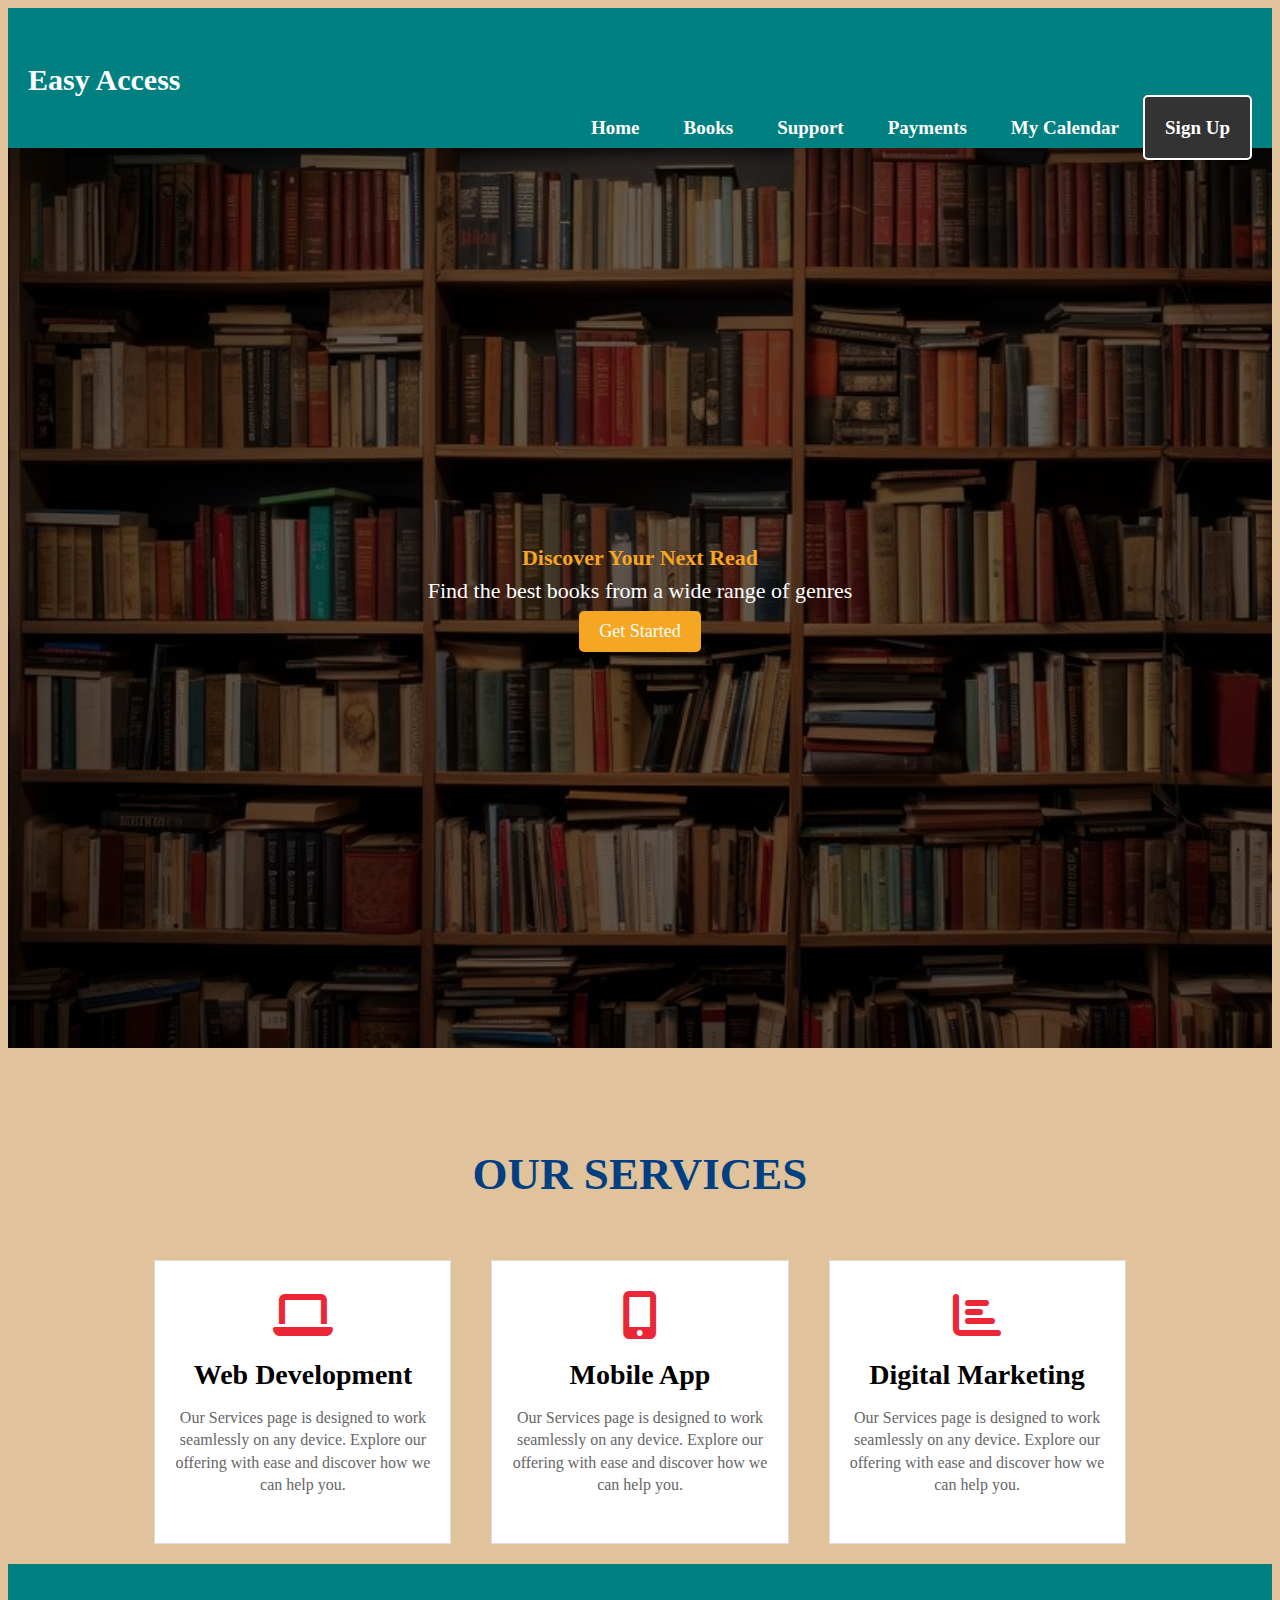
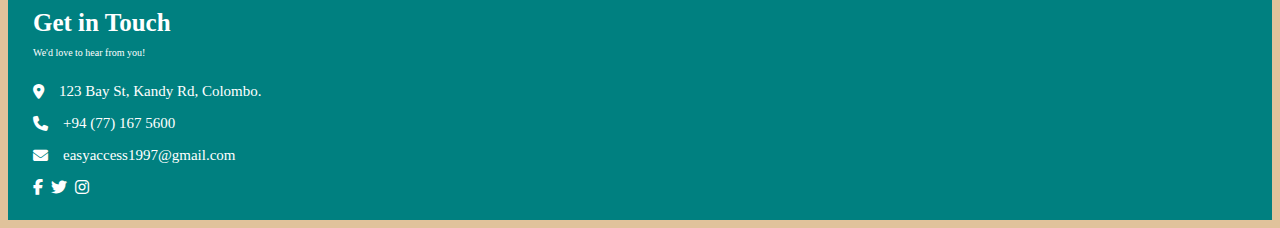
<file: index.html>
<html>
    <head>
        <title>HomePage</title>
        <link rel="stylesheet" href="styles.css">
    </head>
    <body>
        <div class="menubar">
            <h1>Easy Access</h1>
            <a href="index.html" target="_parent">Home</a>
            <a href="Books.html" target="_blank" >Books</a>
            <a href="ContactUs.html" target="_blank">Support</a>
            <a href="payment.html" target="_blank">Payments</a>
            <a href="calendar.html" target="_blank">My Calendar</a>
            <a href="signup.html" class="signup-button" target="_blank">Sign Up</a>

        </div>
        <header>
            <div class="Welcome-text">
                <h1>Discover Your Next Read</h1>
                <p>Find the best books from a wide range of genres</p>
                <a href="Books.html" class="button">Get Started</a>
            

            </div>
        </header>    
</body>
</html>

<!DOCTYPE html>
<html lang="en">
<head>
    <meta charset="UTF-8">
    <title>Our Services</title>
    <meta name="viewport" content="width=device-width, initial-scale=1.0">
    <link rel="stylesheet" href="https://cdnjs.cloudflare.com/ajax/libs/font-awesome/6.5.0/css/all.min.css">
    <link rel="stylesheet" href="styles.css">
</head>
<body>

    <section class="our-services">
        <h1>Our Services</h1>
        <div class="container">
            <div class="service">
                <i class="fas fa-laptop "></i>
                <h2>Web Development</h2>
                <p>Our Services page is designed to work seamlessly on any device.
                Explore our offering with ease and discover how we can help you.</p>
            </div>
            <div class="service">
                <i class="fas fa-mobile-alt "></i>
                <h2>Mobile App</h2>
                <p>Our Services page is designed to work seamlessly on any device.
                Explore our offering with ease and discover how we can help you.</p>
            </div>
            <div class="service">
                <i class="fas fa-chart-bar "></i>
                <h2>Digital Marketing</h2>
                <p>Our Services page is designed to work seamlessly on any device.
                Explore our offering with ease and discover how we can help you.</p>
            </div>
        </div>
    </section color="teal">
             <section class="info-section" >
                <div class="info-content">
                    <div class="info-header">
                        <h2>Get in Touch</h2>
                        <p>We'd love to hear from you!</p>
                    </div>
                    <div class="contact">
                        <div class="contact-item">
                            <i class="fas fa-map-marker-alt contact-icon"></i>
                            <div class="contact-details">
                                123 Bay St, Kandy Rd, Colombo.
                            </div>
                        </div>
                        <div class="contact-item">
                            <i class="fas fa-phone contact-icon"></i>
                            <div class="contact-details">
                                <a href="tel:+94771675600">+94 (77) 167 5600</a>
                            </div>
                        </div>
                        <div class="contact-item">
                            <i class="fas fa-envelope contact-icon"></i>
                            <div class="contact-details">
                                <a href="mailto:easyaccess1997@gmail.com">easyaccess1997@gmail.com</a>
                            </div>
                        </div>
                    </div>

                    <div class="social-links">
                        <a href="#" class="social-link" aria-label="Facebook">
                            <i class="fab fa-facebook-f"></i>
                        </a>
                        <a href="#" class="social-link" aria-label="Twitter">
                            <i class="fab fa-twitter"></i>
                        </a>
                        <a href="#" class="social-link" aria-label="Instagram">
                            <i class="fab fa-instagram"></i>
                        </a>
                    </div>
                </div>
            </section>

</body>
</html>
</file>
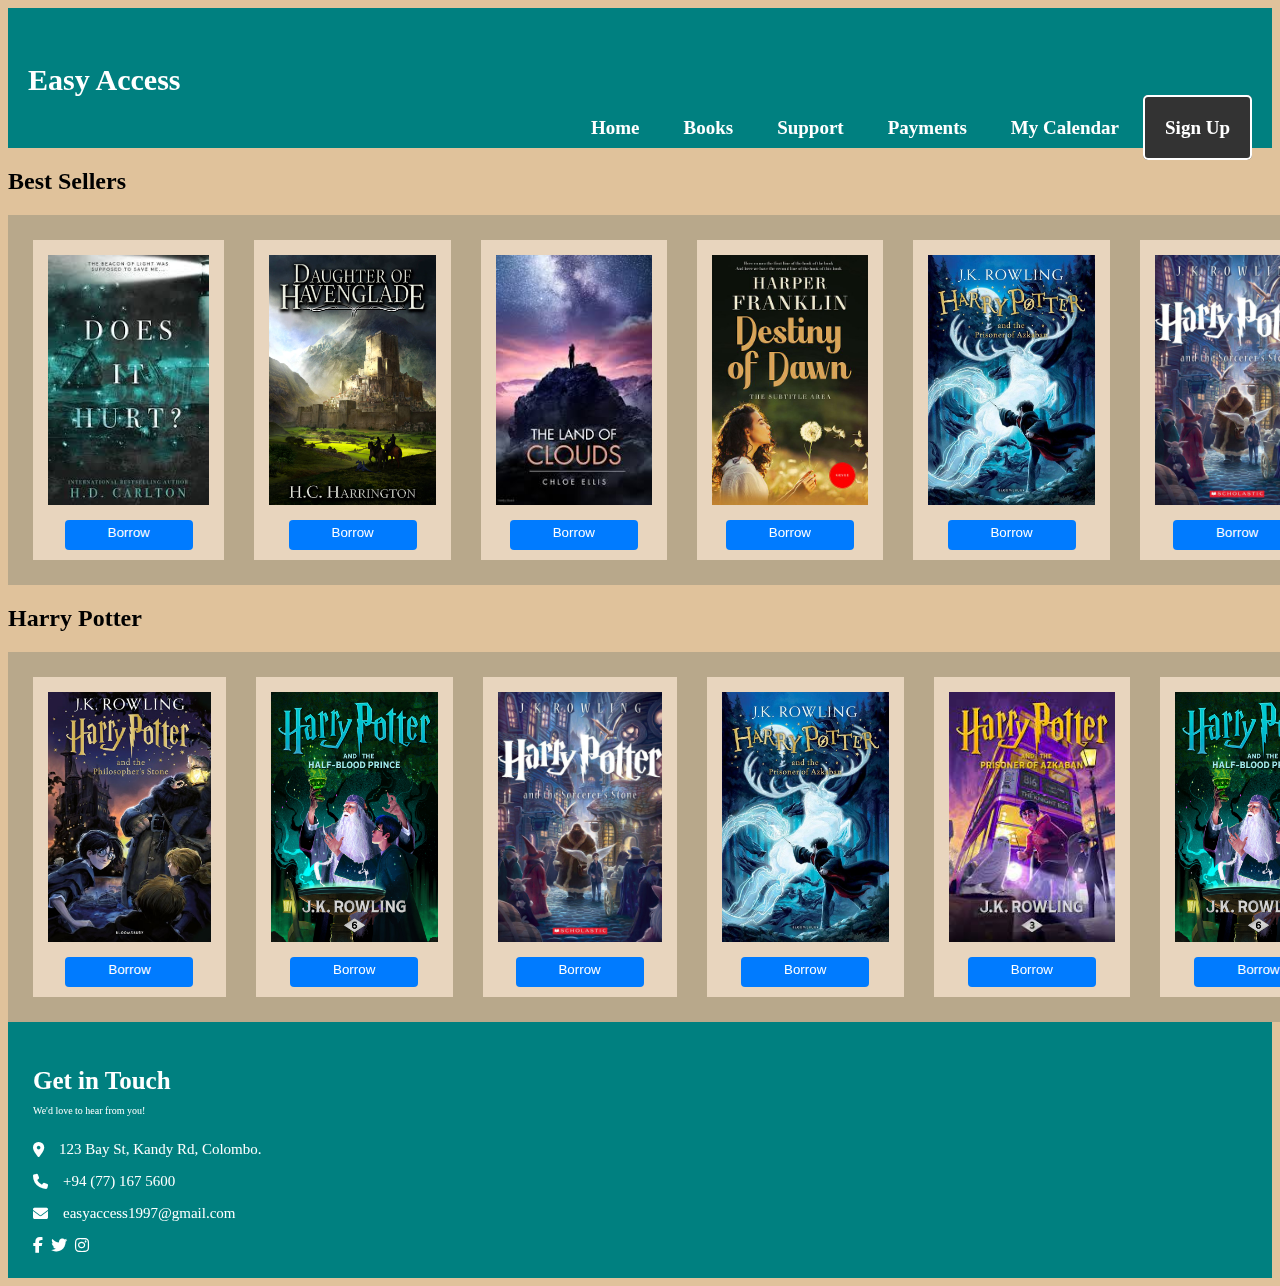
<file: Books.html>
<html>
    <head>
        <title>HomePage</title>
        <link rel="stylesheet" href="styles.css">
        <link rel="stylesheet" href="https://cdnjs.cloudflare.com/ajax/libs/font-awesome/6.5.0/css/all.min.css">
    </head>
    <body>
        <div class="menubar">
            <h1>Easy Access</h1>
            <a href="index.html" target="_parent">Home</a>
            <a href="Books.html" target="_blank">Books</a>
            <a href="ContactUs.html" target="_blank">Support</a>
            <a href="payment.html" target="_blank">Payments</a>
            <a href="calendar.html" target="_blank">My Calendar</a>
            <a href="signup.html" class="signup-button" target="_blank">Sign Up</a> 

        </div>


    <div class="book-section">
    <h2>Best Sellers</h2>
    <div class="books">
      <div class="book">
        <img src="images/images.jpeg" alt="John Donne">
        <button>Borrow</button>
      </div>
      <div class="book">
        <img src="images/pic2.jpg" alt="Hamlet">
        <button>Borrow</button>
      </div>
      <div class="book">
        <img src="images/pic3.jpeg" alt="The Invisible Man">
        <button>Borrow</button>
      </div>
      <div class="book">
        <img src="images/pic4.jpg" alt="The Invisible Man">
        <button>Borrow</button>
      </div>
      <div class="book">
        <img src="images/pic7.webp" alt="The Invisible Man">
        <button>Borrow</button>
      </div>
      <div class="book">
        <img src="images/pic6.jpg" alt="The Invisible Man">
        <button>Borrow</button>
      </div>
      <div class="book">
        <img src="images/p8.jpg" alt="The Invisible Man">
        <button>Borrow</button>
      </div>
      <div class="book">
        <img src="images/p9.jpg" alt="The Invisible Man">
        <button>Borrow</button>
      </div>
      <div class="book">
        <img src="images/p10.jpg" alt="The Invisible Man">
        <button>Borrow</button>
      </div>
      <div class="book">
        <img src="images/p11.jpeg" alt="The Invisible Man">
        <button>Borrow</button>
      </div>
      <div class="book">
        <img src="images/p12.jpg" alt="The Invisible Man">
        <button>Borrow</button>
      </div>
      <div class="book">
        <img src="images/p13.png.webp" alt="The Invisible Man">
        <button>Borrow</button>
      </div>
      <div class="book">
        <img src="images/images.jpeg" alt="John Donne">
        <button>Borrow</button>
      </div>
      <div class="book">
        <img src="images/pic2.jpg" alt="Hamlet">
        <button>Borrow</button>
      </div>
      <div class="book">
        <img src="images/pic3.jpeg" alt="The Invisible Man">
        <button>Borrow</button>
      </div>
      <div class="book">
        <img src="images/pic4.jpg" alt="The Invisible Man">
        <button>Borrow</button>
      </div>
      <div class="book">
        <img src="images/pic7.webp" alt="The Invisible Man">
        <button>Borrow</button>
      </div>
    </div>
    
    <div class="book-section">
        <h2>Harry Potter</h2>
      <div class="books">
        <div class="book">
        <img src="images/h1.jpg" alt="The Invisible Man">
        <button>Borrow</button>
      </div>
      <div class="book">
        <img src="images/h2.jpg" alt="The Invisible Man">
        <button>Borrow</button>
      </div>
      <div class="book">
        <img src="images/pic6.jpg" alt="The Invisible Man">
        <button>Borrow</button>
      </div>
      <div class="book">
        <img src="images/pic7.webp" alt="The Invisible Man">
        <button>Borrow</button>
      </div>
      <div class="book">
        <img src="images/h3.jpeg" alt="The Invisible Man">
        <button>Borrow</button>
      </div>
      <div class="book">
        <img src="images/h2.jpg" alt="The Invisible Man">
        <button>Borrow</button>
      </div>
      <div class="book">
        <img src="images/pic6.jpg" alt="The Invisible Man">
        <button>Borrow</button>
      </div>
      <div class="book">
        <img src="images/h1.jpg" alt="The Invisible Man">
        <button>Borrow</button>
      </div>
      <div class="book">
        <img src="images/pic7.webp" alt="The Invisible Man">
        <button>Borrow</button>
      </div>
      <div class="book">
        <img src="images/h3.jpeg" alt="The Invisible Man">
        <button>Borrow</button>
      </div>
      </div>
    </div>
 </div>
 <section class="info-section" >
                <div class="info-content">
                    <div class="info-header">
                        <h2>Get in Touch</h2>
                        <p>We'd love to hear from you!</p>
                    </div>
                    <div class="contact">
                        <div class="contact-item">
                            <i class="fas fa-map-marker-alt contact-icon"></i>
                            <div class="contact-details">
                                123 Bay St, Kandy Rd, Colombo.
                            </div>
                        </div>
                        <div class="contact-item">
                            <i class="fas fa-phone contact-icon"></i>
                            <div class="contact-details">
                                <a href="tel:+94771675600">+94 (77) 167 5600</a>
                            </div>
                        </div>
                        <div class="contact-item">
                            <i class="fas fa-envelope contact-icon"></i>
                            <div class="contact-details">
                                <a href="mailto:easyaccess1997@gmail.com">easyaccess1997@gmail.com</a>
                            </div>
                        </div>
                    </div>

                    <div class="social-links">
                        <a href="#" class="social-link" aria-label="Facebook">
                            <i class="fab fa-facebook-f"></i>
                        </a>
                        <a href="#" class="social-link" aria-label="Twitter">
                            <i class="fab fa-twitter"></i>
                        </a>
                        <a href="#" class="social-link" aria-label="Instagram">
                            <i class="fab fa-instagram"></i>
                        </a>
                    </div>
                </div>
            </section>


     


    </body>
</html>
</file>
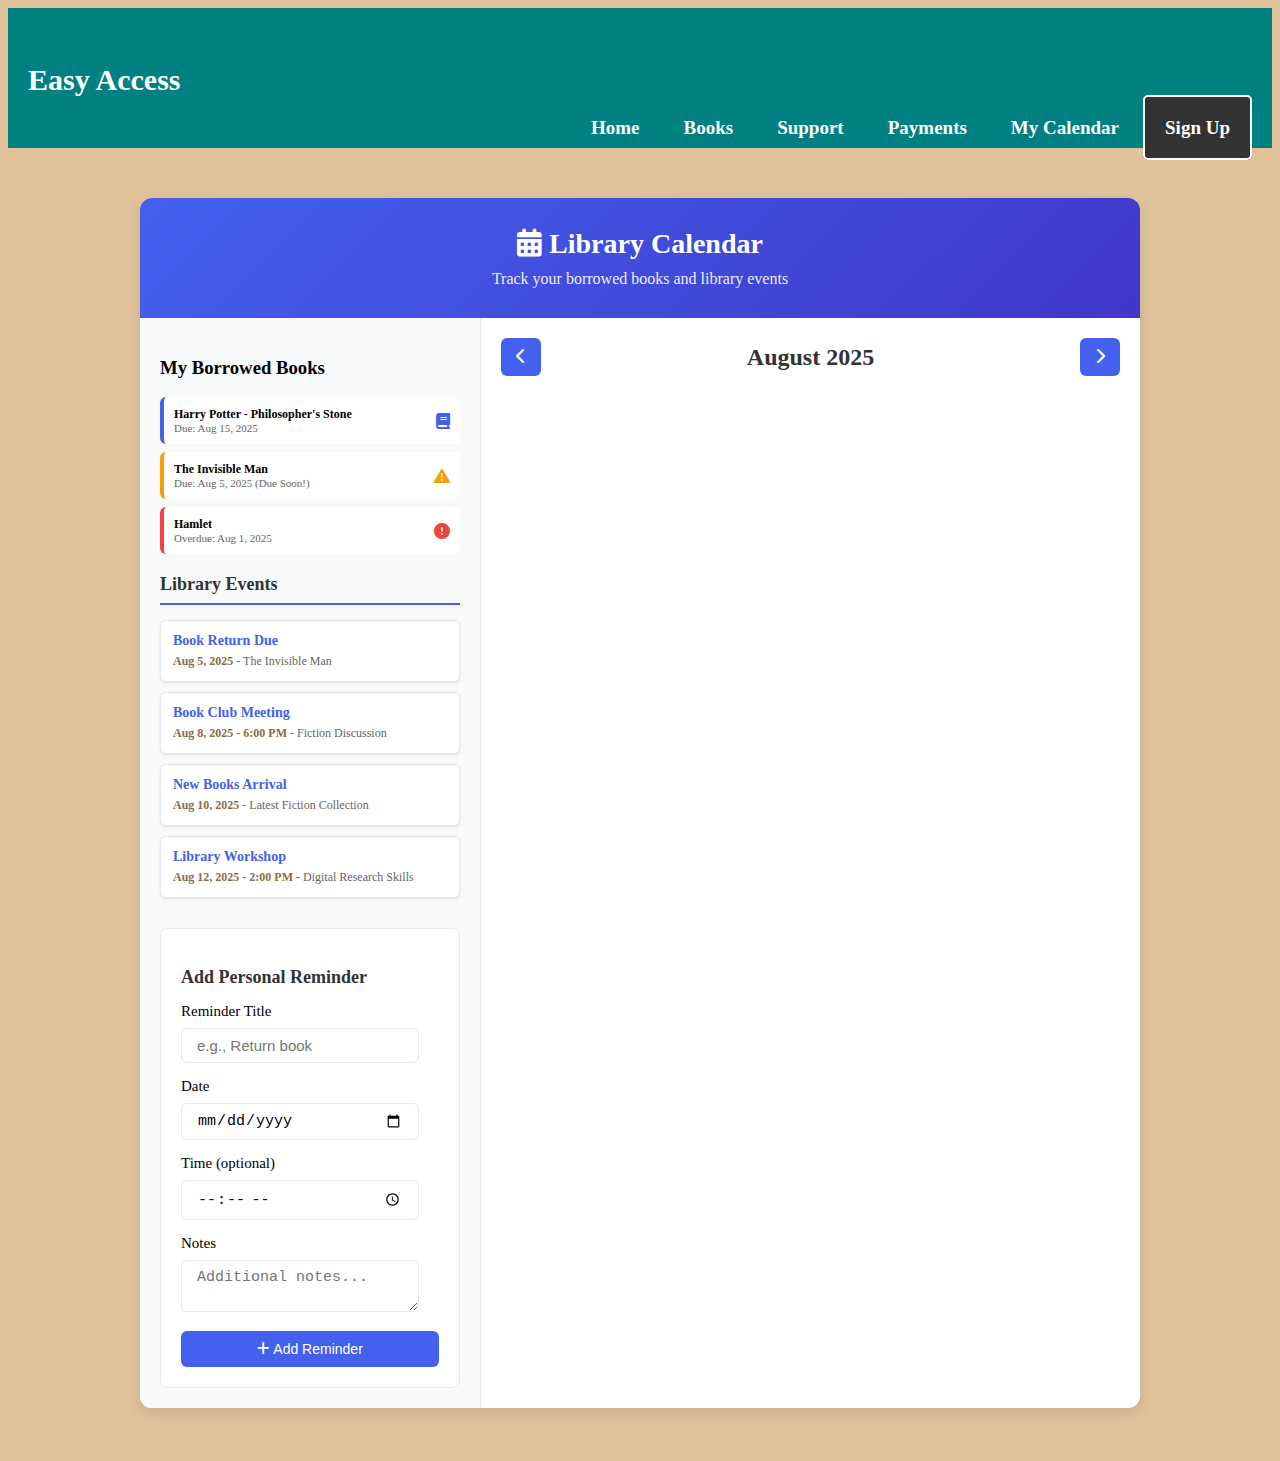
<file: calendar.html>
<!DOCTYPE html>
<html lang="en">

<head>
    <meta charset="UTF-8">
    <title>Calendar - Easy Access</title>
    <meta name="viewport" content="width=device-width, initial-scale=1.0">
    <link rel="stylesheet" href="styles.css">
    <link rel="stylesheet" href="https://cdnjs.cloudflare.com/ajax/libs/font-awesome/6.5.0/css/all.min.css">
</head>
 
<body>
    <div class="menubar">
        <h1>Easy Access</h1>
        <a href="index.html" target="_parent">Home</a>
        <a href="Books.html" target="_blank">Books</a>
        <a href="ContactUs.html" target="_blank">Support</a>
        <a href="payment.html" target="_blank">Payments</a>
        <a href="calendar.html" target="_blank">My Calendar</a>
        <a href="signup.html" class="signup-button" target="_blank">Sign Up</a>
    </div>

    <div class="calendar-container">
        <div class="calendar-header">
            <h2><i class="fas fa-calendar-alt"></i> Library Calendar</h2>
            <p>Track your borrowed books and library events</p>
        </div>

        <div class="calendar-body">
            <div class="calendar-sidebar">
                <div class="book-status">
                    <h3>My Borrowed Books</h3>
                    <div class="status-item">
                        <div>
                            <div class="status-text">Harry Potter - Philosopher's Stone</div>
                            <div class="status-date">Due: Aug 15, 2025</div>
                        </div>
                        <i class="fas fa-book" style="color: #4361ee;"></i>
                    </div>
                    <div class="status-item due-soon">
                        <div>
                            <div class="status-text">The Invisible Man</div>
                            <div class="status-date">Due: Aug 5, 2025 (Due Soon!)</div>
                        </div>
                        <i class="fas fa-exclamation-triangle" style="color: #f59e0b;"></i>
                    </div>
                    <div class="status-item overdue">
                        <div>
                            <div class="status-text">Hamlet</div>
                            <div class="status-date">Overdue: Aug 1, 2025</div>
                        </div>
                        <i class="fas fa-exclamation-circle" style="color: #ef4444;"></i>
                    </div>
                </div>

                <div class="event-list">
                    <h3>Library Events</h3>
                    <div class="event-item">
                        <h4>Book Return Due</h4>
                        <p><span class="event-time">Aug 5, 2025</span> - The Invisible Man</p>
                    </div>
                    <div class="event-item">
                        <h4>Book Club Meeting</h4>
                        <p><span class="event-time">Aug 8, 2025 - 6:00 PM</span> - Fiction Discussion</p>
                    </div>
                    <div class="event-item">
                        <h4>New Books Arrival</h4>
                        <p><span class="event-time">Aug 10, 2025</span> - Latest Fiction Collection</p>
                    </div>
                    <div class="event-item">
                        <h4>Library Workshop</h4>
                        <p><span class="event-time">Aug 12, 2025 - 2:00 PM</span> - Digital Research Skills</p>
                    </div>
                </div>

                <div class="add-event-section">
                    <h3>Add Personal Reminder</h3>
                    <form id="eventForm">
                        <div class="form-group">
                            <label for="eventTitle">Reminder Title</label>
                            <input type="text" id="eventTitle" class="form-control" placeholder="e.g., Return book"
                                required>
                        </div>
                        <div class="form-group">
                            <label for="eventDate">Date</label>
                            <input type="date" id="eventDate" class="form-control" required>
                        </div>
                        <div class="form-group">
                            <label for="eventTime">Time (optional)</label>
                            <input type="time" id="eventTime" class="form-control">
                        </div>
                        <div class="form-group">
                            <label for="eventDescription">Notes</label>
                            <textarea id="eventDescription" class="form-control" rows="2"
                                placeholder="Additional notes..."></textarea>
                        </div>
                        <button type="submit" class="btn-primary">
                            <i class="fas fa-plus"></i> Add Reminder
                        </button>
                    </form>
                </div>
            </div>

            <div class="calendar-main">
                <div class="calendar-nav">
                    <button id="prevMonth"><i class="fas fa-chevron-left"></i></button>
                    <div class="month-year" id="monthYear">August 2025</div>
                    <button id="nextMonth"><i class="fas fa-chevron-right"></i></button>
                </div>

                <div class="calendar-grid" id="calendarGrid">

                </div>
            </div>
        </div>
    </div>
    <script src="script.js"></script>
</body>
</html>
</file>
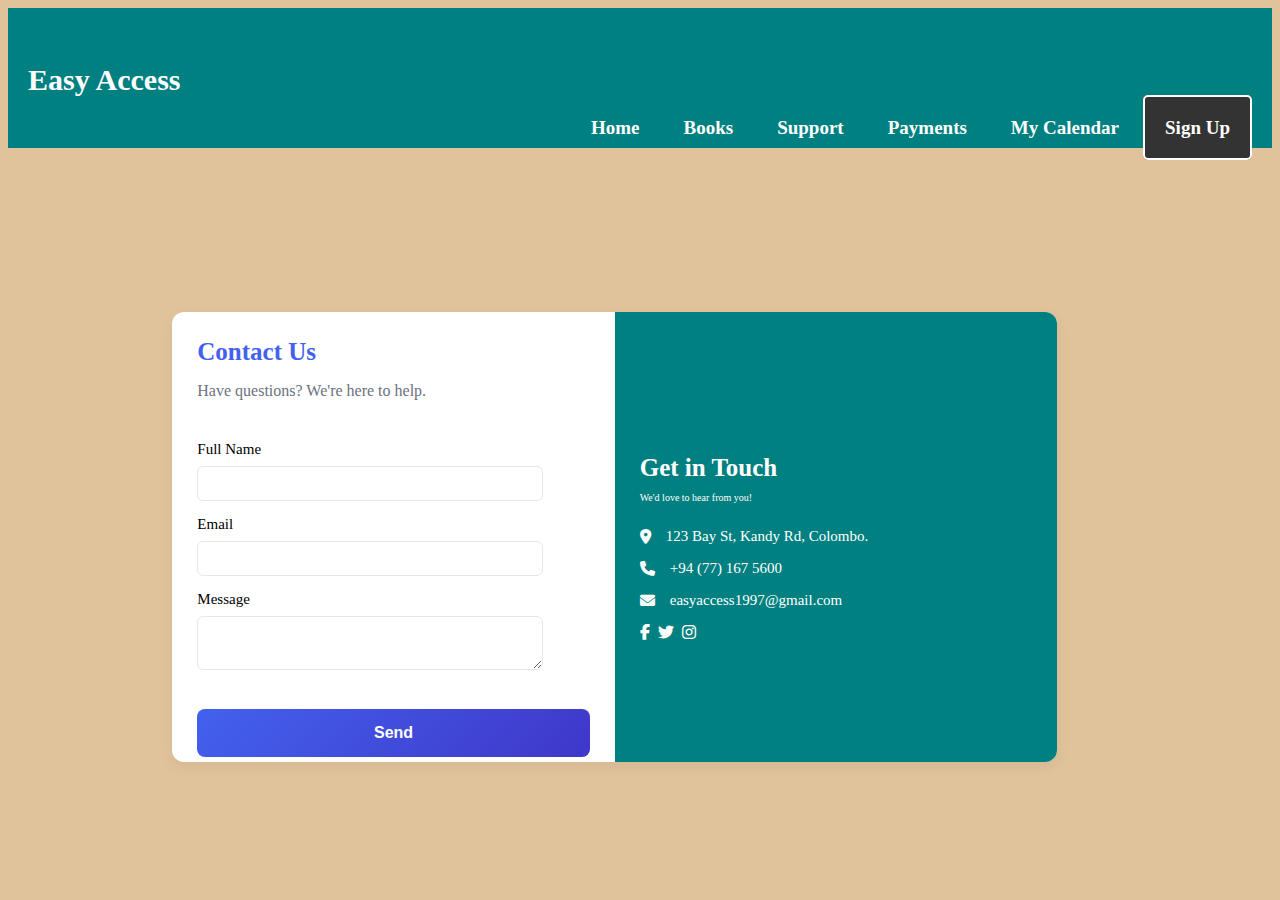
<file: ContactUs.html>
<!DOCTYPE html>
<html lang="en">
<head>
    <meta charset="UTF-8">
    <title>Contact Us Page</title>
    <link rel="stylesheet" href="styles.css">
    <link rel="stylesheet" href="https://cdnjs.cloudflare.com/ajax/libs/font-awesome/6.5.0/css/all.min.css">
</head>
<body>
     <div class="menubar">
            <h1>Easy Access</h1>
            <a href="index.html" target="_parent">Home</a>
            <a href="Books.html" target="_blank" >Books</a>
            <a href="ContactUs.html" target="_blank">Support</a>
            <a href="payment.html" target="_blank">Payments</a>
            <a href="calendar.html" target="_blank">My Calendar</a>
            <a href="signup.html" class="signup-button" target="_blank">Sign Up</a>

        </div>
    <div class="contact-container">
        <div class="contact-card">
            <section class="form-section">
                <div class="form-header">
                    <h2>Contact Us</h2>
                    <p>Have questions? We're here to help.</p>
                </div>
                <form class="contact-form" action="#" method="post">
                    <div class="form-group">
                        <label for="name">Full Name</label>
                        <input type="text" id="name" class="form-control" required>
                    </div>
                    <div class="form-group">
                        <label for="email">Email</label>
                        <input type="email" id="email" class="form-control" required>
                    </div>
                    <div class="form-group">
                        <label for="message">Message</label>
                        <textarea id="message" class="form-control" required></textarea>
                    </div>
                    <button type="submit" class="submit-btn">Send</button>
                </form>
            </section>

            <section class="info-section">
                <div class="info-content">
                    <div class="info-header">
                        <h2>Get in Touch</h2>
                        <p>We'd love to hear from you!</p>
                    </div>
                    <div class="contact">
                        <div class="contact-item">
                            <i class="fas fa-map-marker-alt contact-icon"></i>
                            <div class="contact-details">
                                123 Bay St, Kandy Rd, Colombo.
                            </div>
                        </div>
                        <div class="contact-item">
                            <i class="fas fa-phone contact-icon"></i>
                            <div class="contact-details">
                                <a href="tel:+94771675600">+94 (77) 167 5600</a>
                            </div>
                        </div>
                        <div class="contact-item">
                            <i class="fas fa-envelope contact-icon"></i>
                            <div class="contact-details">
                                <a href="mailto:easyaccess1997@gmail.com">easyaccess1997@gmail.com</a>
                            </div>
                        </div>
                    </div>

                    <div class="social-links">
                        <a href="#" class="social-link" aria-label="Facebook">
                            <i class="fab fa-facebook-f"></i>
                        </a>
                        <a href="#" class="social-link" aria-label="Twitter">
                            <i class="fab fa-twitter"></i>
                        </a>
                        <a href="#" class="social-link" aria-label="Instagram">
                            <i class="fab fa-instagram"></i>
                        </a>
                    </div>
                </div>
            </section>
        </div>
    </div>
</body>
</html>
</file>
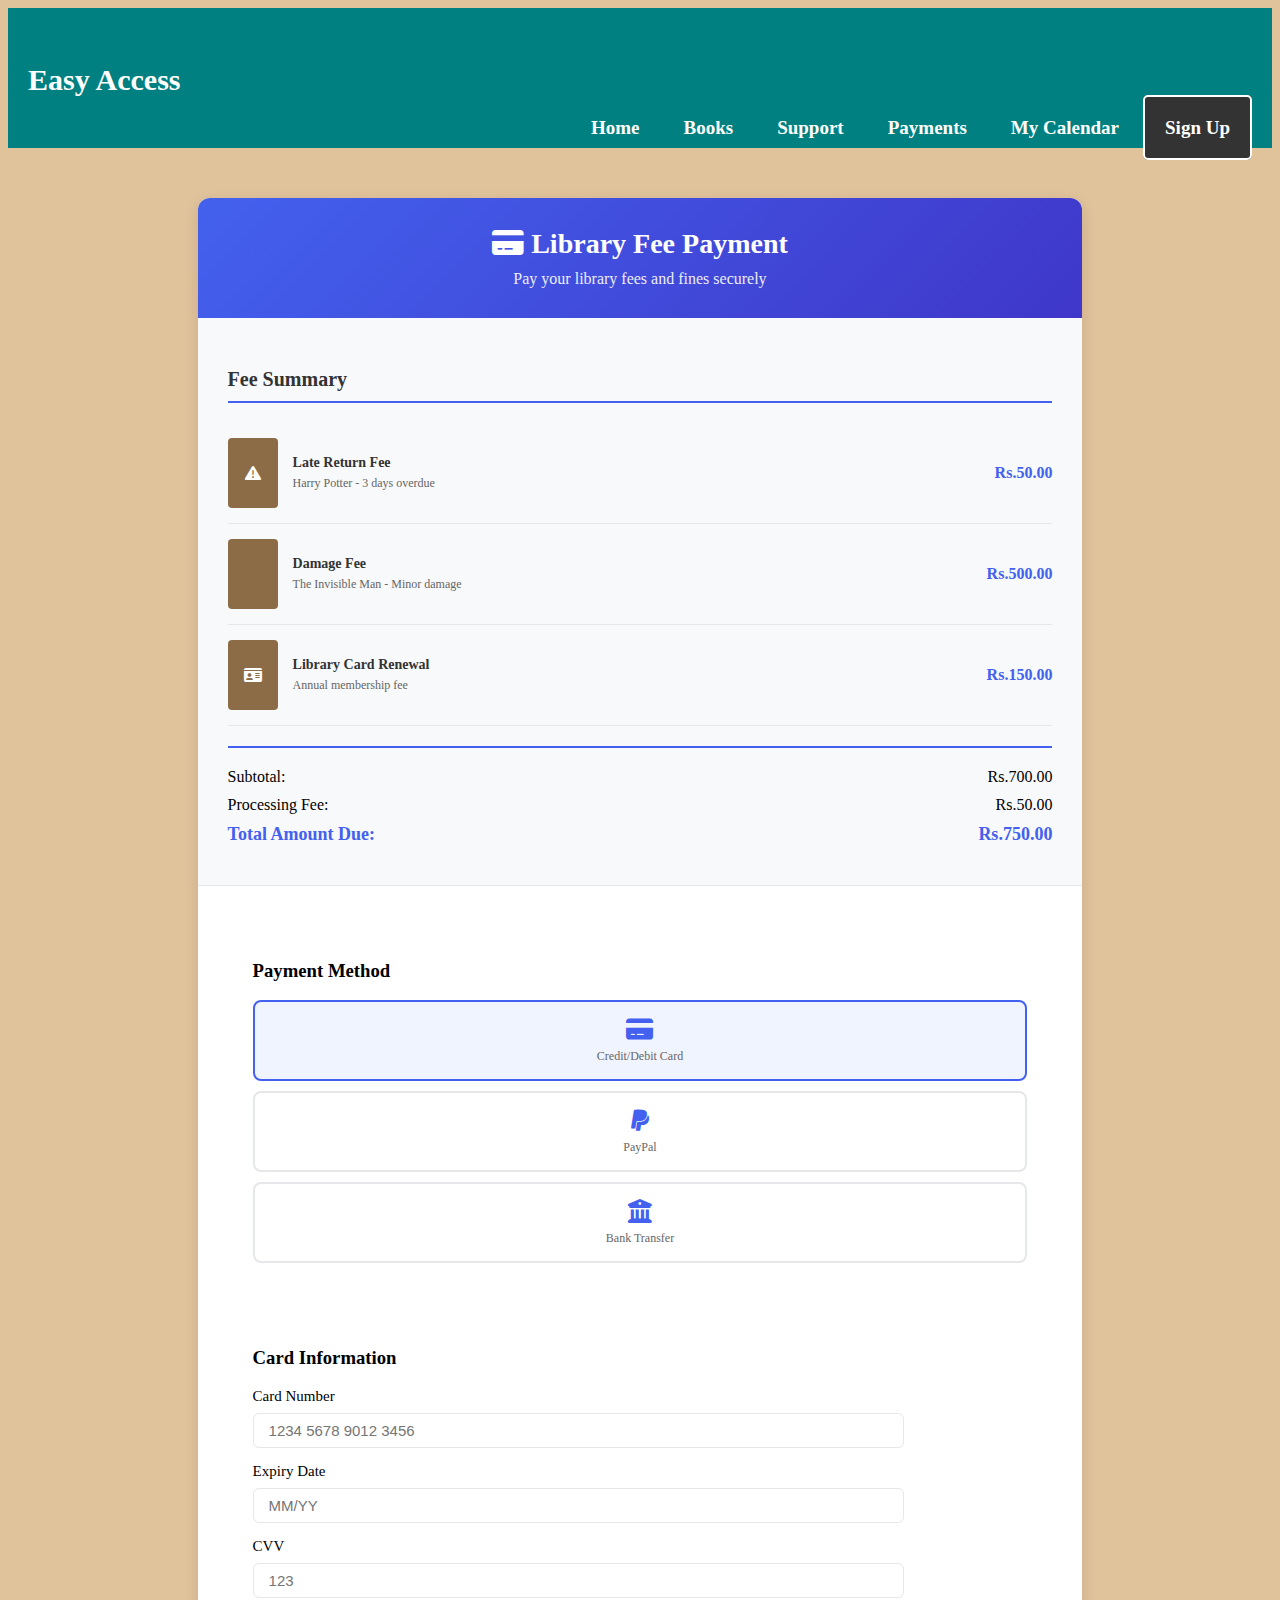
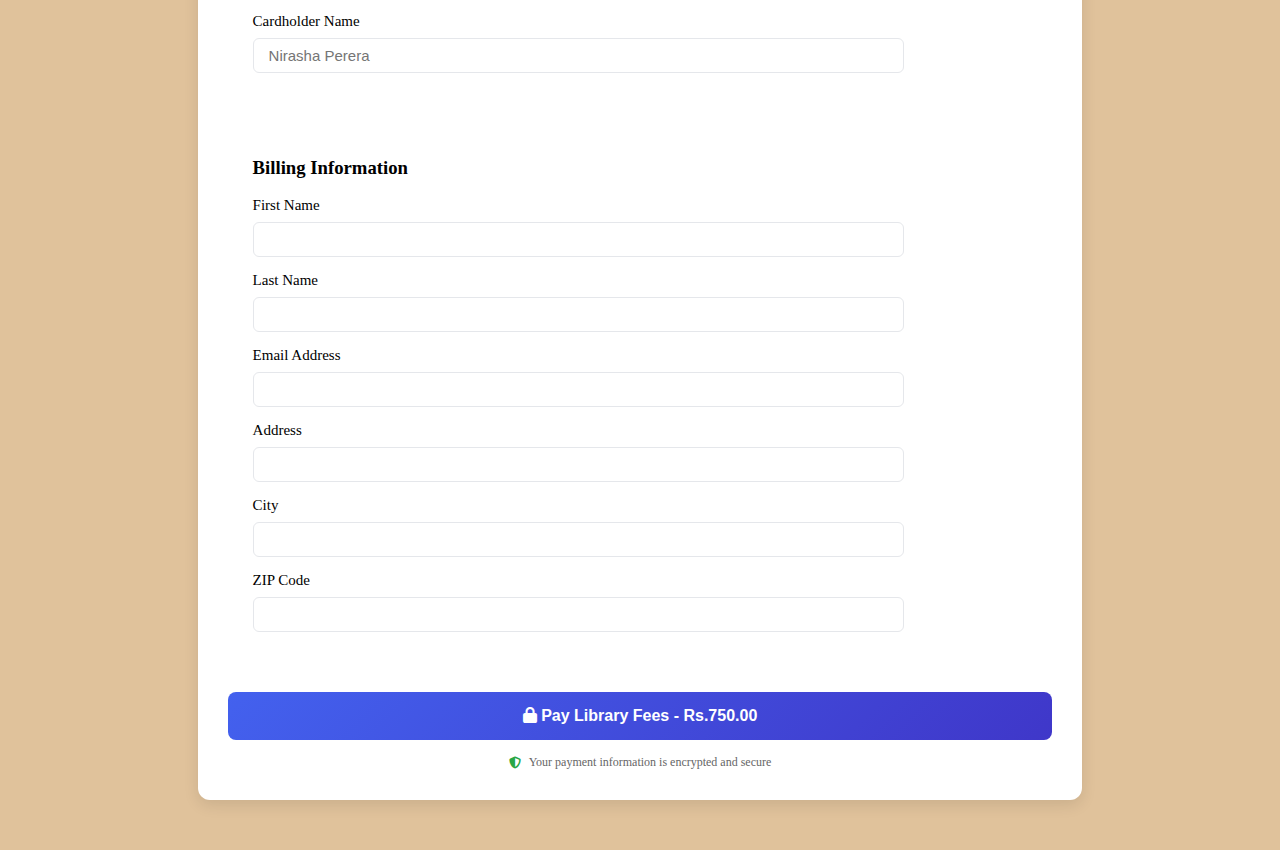
<file: payment.html>
<!DOCTYPE html>
<html lang="en">

<head>
    <meta charset="UTF-8">
    <title>Payment Gateway - Easy Access</title>
    <meta name="viewport" content="width=device-width, initial-scale=1.0">
    <link rel="stylesheet" href="styles.css">
    <link rel="stylesheet" href="https://cdnjs.cloudflare.com/ajax/libs/font-awesome/6.5.0/css/all.min.css">
</head>

<body>
    <div class="menubar">
        <h1>Easy Access</h1>
        <a href="index.html" target="_parent">Home</a>
        <a href="Books.html" target="_blank">Books</a>
        <a href="ContactUs.html" target="_blank">Support</a>
        <a href="payment.html" target="_blank">Payments</a>
        <a href="calendar.html" target="_blank">My Calendar</a>
        <a href="signup.html" class="signup-button" target="_blank">Sign Up</a>
    </div>

    <div class="payment-container">
        <div class="payment-header">
            <h2><i class="fas fa-credit-card"></i> Library Fee Payment</h2>
            <p>Pay your library fees and fines securely</p>
        </div>

        <div class="payment-body">
            <div class="order-summary">
                <h3 class="summary-title">Fee Summary</h3>

                <div class="order-item">
                    <div class="item-info">
                        <div class="item-image">
                            <i class="fas fa-exclamation-triangle"></i>
                        </div>
                        <div class="item-details">
                            <h4>Late Return Fee</h4>
                            <p>Harry Potter - 3 days overdue</p>
                        </div>
                    </div>
                    <div class="item-price">Rs.50.00</div>
                </div>

                <div class="order-item">
                    <div class="item-info">
                        <div class="item-image">
                            <i class="fas fa-book-damaged"></i>
                        </div>
                        <div class="item-details">
                            <h4>Damage Fee</h4>
                            <p>The Invisible Man - Minor damage</p>
                        </div>
                    </div>
                    <div class="item-price">Rs.500.00</div>
                </div>

                <div class="order-item">
                    <div class="item-info">
                        <div class="item-image">
                            <i class="fas fa-id-card"></i>
                        </div>
                        <div class="item-details">
                            <h4>Library Card Renewal</h4>
                            <p>Annual membership fee</p>
                        </div>
                    </div>
                    <div class="item-price">Rs.150.00</div>
                </div>

                <div class="total-section">
                    <div class="total-row">
                        <span>Subtotal:</span>
                        <span>Rs.700.00</span>
                    </div>
                    <div class="total-row">
                        <span>Processing Fee:</span>
                        <span>Rs.50.00</span>
                    </div>
                    <div class="total-row final">
                        <span>Total Amount Due:</span>
                        <span>Rs.750.00</span>
                    </div>
                </div>
            </div>

            <div class="payment-form">
                <form id="paymentForm">
                    <div class="form-section">
                        <h3>Payment Method</h3>
                        <div class="payment-methods">
                            <div class="payment-method active" data-method="card">
                                <i class="fas fa-credit-card"></i>
                                <span>Credit/Debit Card</span>
                            </div>
                            <div class="payment-method" data-method="paypal">
                                <i class="fab fa-paypal"></i>
                                <span>PayPal</span>
                            </div>
                            <div class="payment-method" data-method="bank">
                                <i class="fas fa-university"></i>
                                <span>Bank Transfer</span>
                            </div>
                        </div>
                    </div>

                    <div id="cardSection" class="form-section">
                        <h3>Card Information</h3>
                        <div class="form-group">
                            <label for="cardNumber">Card Number</label>
                            <input type="text" id="cardNumber" class="form-control" placeholder="1234 5678 9012 3456"
                                maxlength="19" required>
                        </div>
                        <div class="form-row">
                            <div class="form-group">
                                <label for="expiryDate">Expiry Date</label>
                                <input type="text" id="expiryDate" class="form-control" placeholder="MM/YY"
                                    maxlength="5" required>
                            </div>
                            <div class="form-group">
                                <label for="cvv">CVV</label>
                                <input type="text" id="cvv" class="form-control" placeholder="123" maxlength="4"
                                    required>
                            </div>
                        </div>
                        <div class="form-group">
                            <label for="cardName">Cardholder Name</label>
                            <input type="text" id="cardName" class="form-control" placeholder="Nirasha Perera" required>
                        </div>
                    </div>

                    <div class="form-section">
                        <h3>Billing Information</h3>
                        <div class="form-row">
                            <div class="form-group">
                                <label for="firstName">First Name</label>
                                <input type="text" id="firstName" class="form-control" required>
                            </div>
                            <div class="form-group">
                                <label for="lastName">Last Name</label>
                                <input type="text" id="lastName" class="form-control" required>
                            </div>
                        </div>
                        <div class="form-group">
                            <label for="email">Email Address</label>
                            <input type="email" id="email" class="form-control" required>
                        </div>
                        <div class="form-group">
                            <label for="address">Address</label>
                            <input type="text" id="address" class="form-control" required>
                        </div>
                        <div class="form-row">
                            <div class="form-group">
                                <label for="city">City</label>
                                <input type="text" id="city" class="form-control" required>
                            </div>
                            <div class="form-group">
                                <label for="zipCode">ZIP Code</label>
                                <input type="text" id="zipCode" class="form-control" required>
                            </div>
                        </div>
                    </div>

                    <button type="submit" class="submit-btn">
                        <i class="fas fa-lock"></i> Pay Library Fees - Rs.750.00
                    </button>

                    <div class="security-info">
                        <i class="fas fa-shield-alt"></i>
                        Your payment information is encrypted and secure
                    </div>
                </form>
            </div>
        </div>
    </div>
    <script src="script.js"></script>
</body>
</html>
</file>
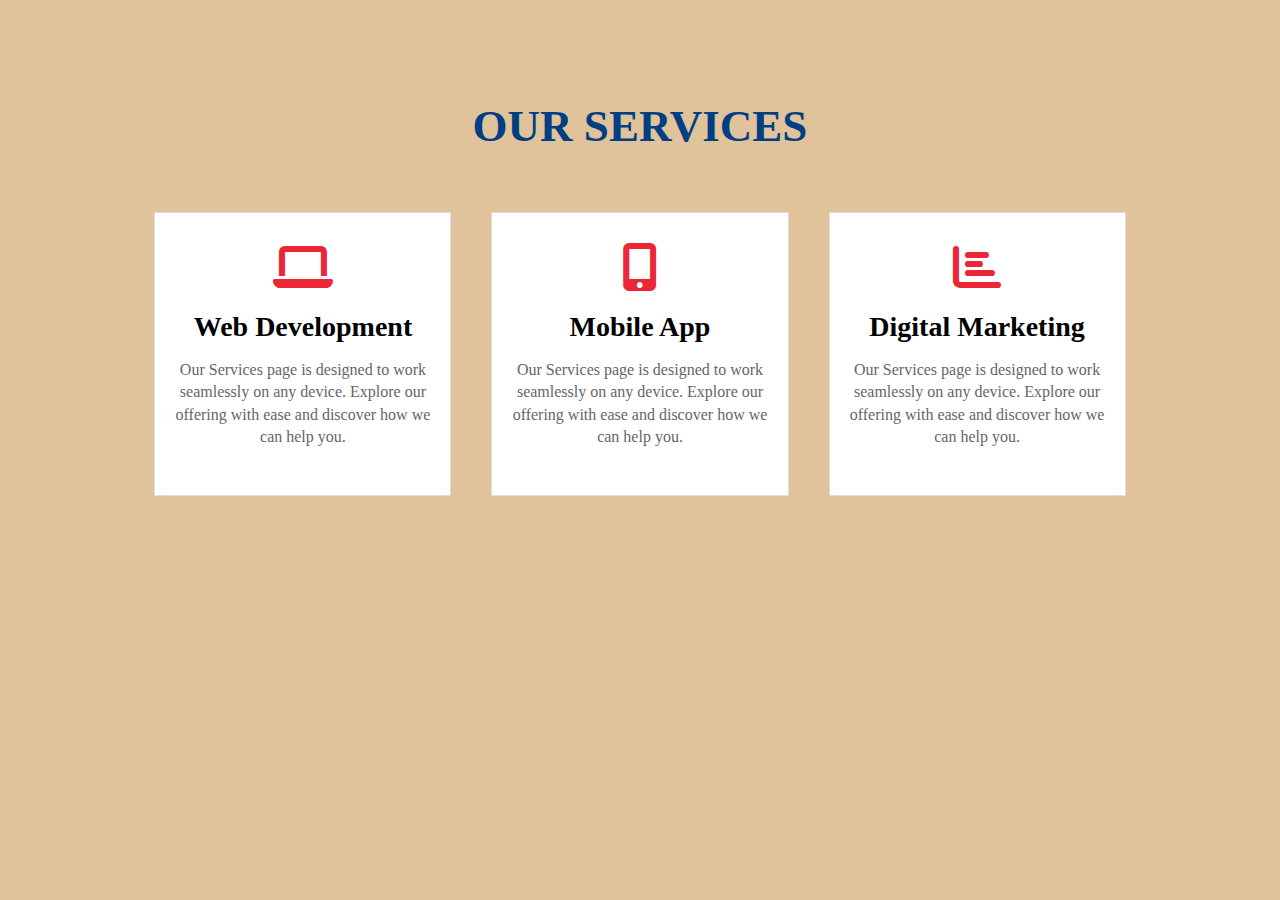
<file: Services.html>
<!DOCTYPE html>
<html lang="en">
<head>
    <meta charset="UTF-8">
    <title>Our Services</title>
    <meta name="viewport" content="width=device-width, initial-scale=1.0">
    <link rel="stylesheet" href="https://cdnjs.cloudflare.com/ajax/libs/font-awesome/6.5.0/css/all.min.css">
    <link rel="stylesheet" href="styles.css">
</head>
<body>

    <section class="our-services">
        <h1>Our Services</h1>
        <div class="container">
            <div class="service">
                <i class="fas fa-laptop "></i>
                <h2>Web Development</h2>
                <p>Our Services page is designed to work seamlessly on any device.
                Explore our offering with ease and discover how we can help you.</p>
            </div>
            <div class="service">
                <i class="fas fa-mobile-alt "></i>
                <h2>Mobile App</h2>
                <p>Our Services page is designed to work seamlessly on any device.
                Explore our offering with ease and discover how we can help you.</p>
            </div>
            <div class="service">
                <i class="fas fa-chart-bar "></i>
                <h2>Digital Marketing</h2>
                <p>Our Services page is designed to work seamlessly on any device.
                Explore our offering with ease and discover how we can help you.</p>
            </div>
        </div>
    </section>

</body>
</html>
</file>
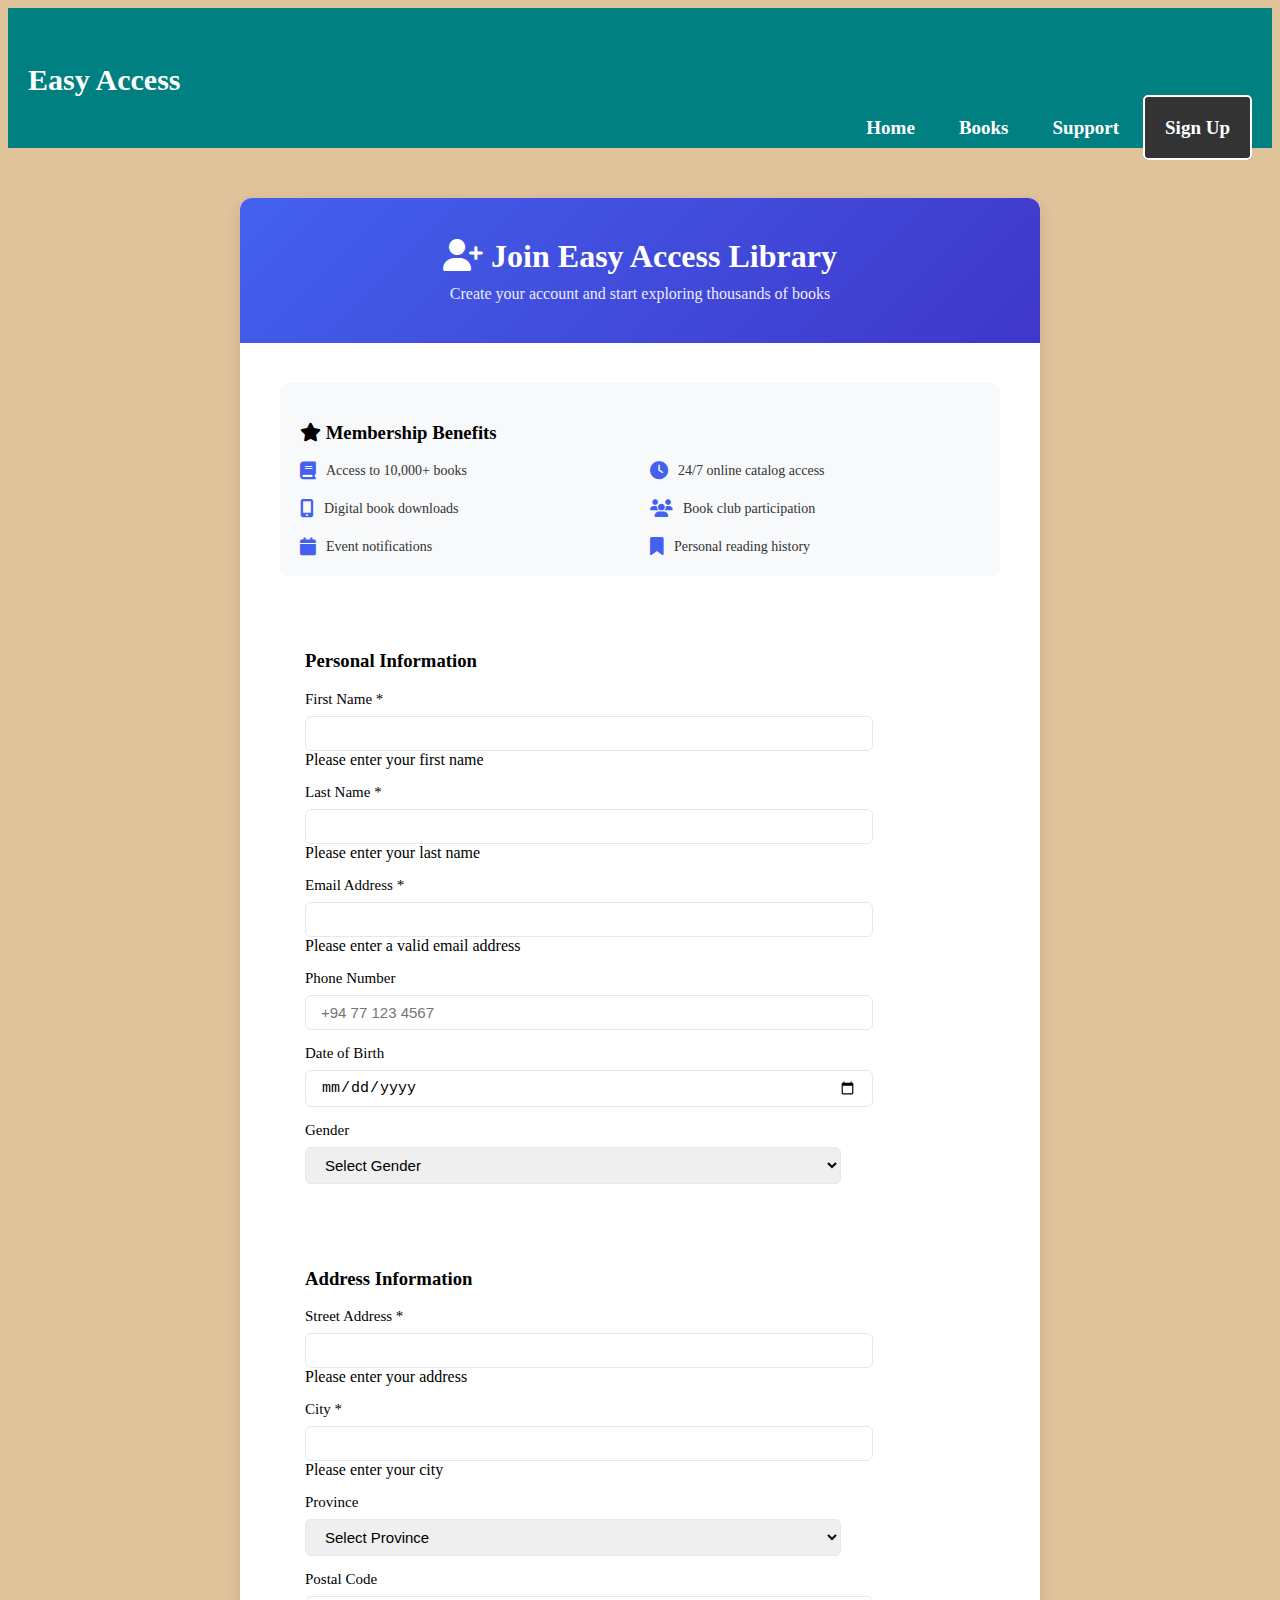
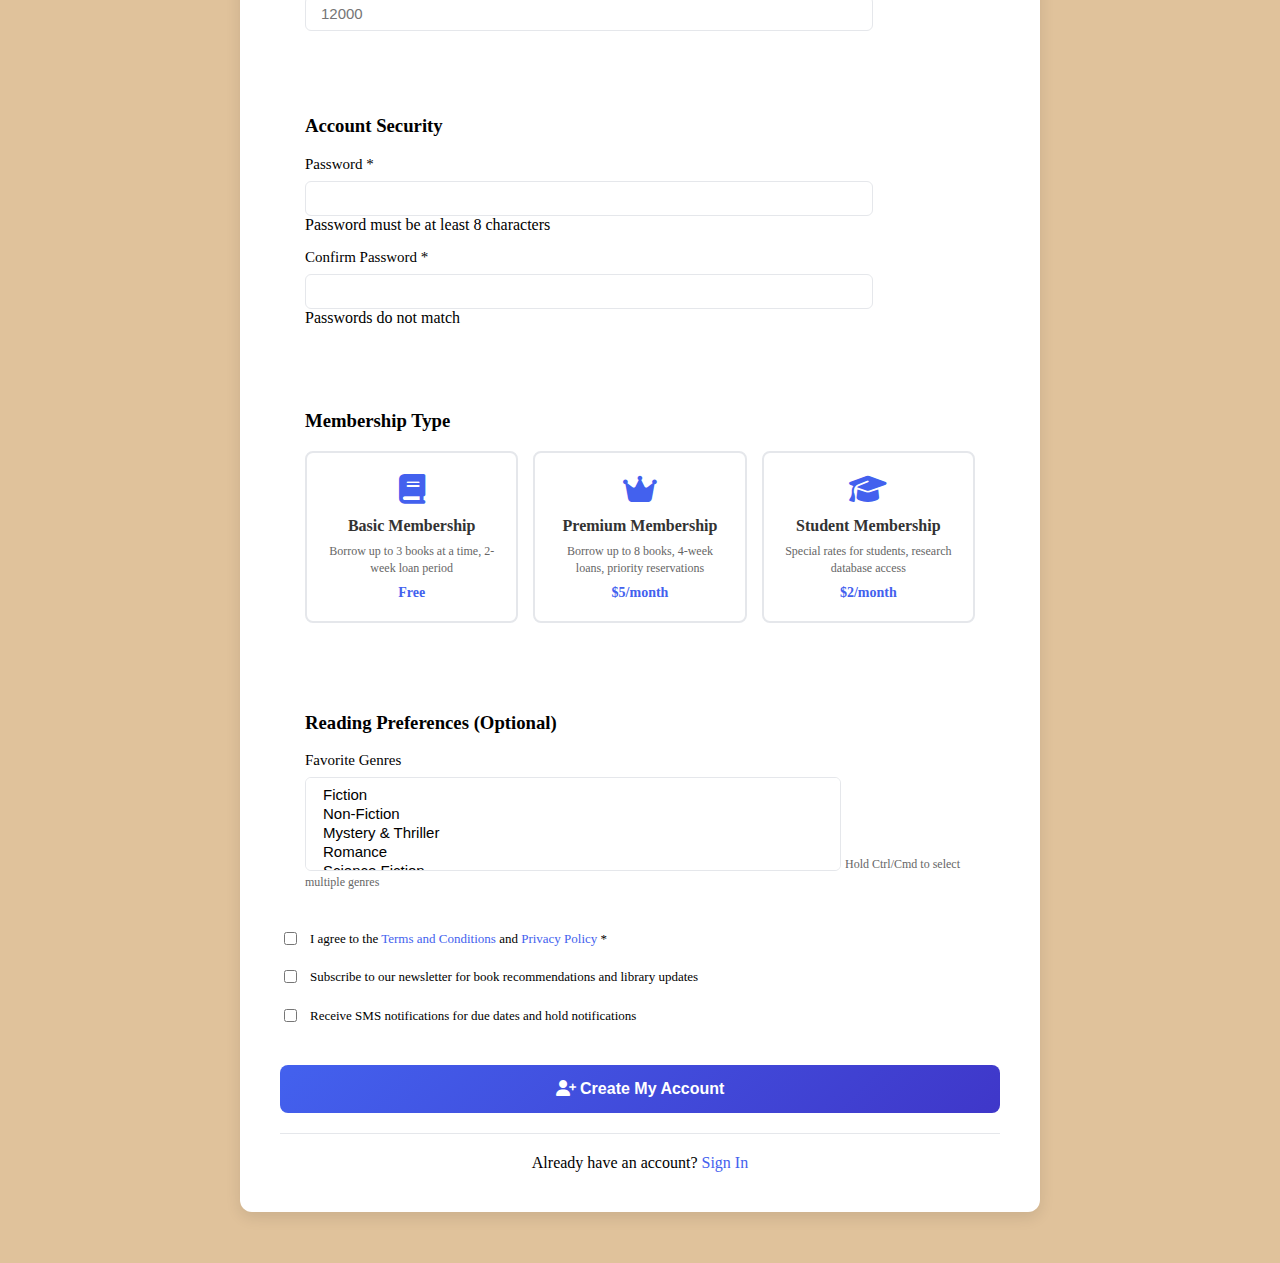
<file: signup.html>
<!DOCTYPE html>
<html lang="en">
<head>
    <meta charset="UTF-8">
    <title>Sign Up - Easy Access Library</title>
    <meta name="viewport" content="width=device-width, initial-scale=1.0">
    <link rel="stylesheet" href="styles.css">
    <link rel="stylesheet" href="https://cdnjs.cloudflare.com/ajax/libs/font-awesome/6.5.0/css/all.min.css">
</head>
<body>
    <div class="menubar">
        <h1>Easy Access</h1>
        <a href="index.html" target="_parent">Home</a>
        <a href="Books.html" target="_blank">Books</a>
        <a href="ContactUs.html" target="_blank">Support</a>
        <a href="signup.html" class="signup-button" target="_blank">Sign Up</a>
    </div>

    <div class="signup-container">
        <div class="signup-header">
            <h2><i class="fas fa-user-plus"></i> Join Easy Access Library</h2>
            <p>Create your account and start exploring thousands of books</p>
        </div>

        <div class="signup-body">
            <div class="benefits-section">
                <h3><i class="fas fa-star"></i> Membership Benefits</h3>
                <div class="benefits-grid">
                    <div class="benefit-item">
                        <i class="fas fa-book"></i>
                        <span>Access to 10,000+ books</span>
                    </div>
                    <div class="benefit-item">
                        <i class="fas fa-clock"></i>
                        <span>24/7 online catalog access</span>
                    </div>
                    <div class="benefit-item">
                        <i class="fas fa-mobile-alt"></i>
                        <span>Digital book downloads</span>
                    </div>
                    <div class="benefit-item">
                        <i class="fas fa-users"></i>
                        <span>Book club participation</span>
                    </div>
                    <div class="benefit-item">
                        <i class="fas fa-calendar"></i>
                        <span>Event notifications</span>
                    </div>
                    <div class="benefit-item">
                        <i class="fas fa-bookmark"></i>
                        <span>Personal reading history</span>
                    </div>
                </div>
            </div>

            <form id="signupForm">
                <div class="form-section">
                    <h3>Personal Information</h3>
                    <div class="form-row">
                        <div class="form-group">
                            <label for="firstName">First Name *</label>
                            <input type="text" id="firstName" class="form-control" required>
                            <div class="error-message">Please enter your first name</div>
                        </div>
                        <div class="form-group">
                            <label for="lastName">Last Name *</label>
                            <input type="text" id="lastName" class="form-control" required>
                            <div class="error-message">Please enter your last name</div>
                        </div>
                    </div>
                    
                    <div class="form-row">
                        <div class="form-group">
                            <label for="email">Email Address *</label>
                            <input type="email" id="email" class="form-control" required>
                            <div class="error-message">Please enter a valid email address</div>
                        </div>
                        <div class="form-group">
                            <label for="phone">Phone Number</label>
                            <input type="tel" id="phone" class="form-control" placeholder="+94 77 123 4567">
                        </div>
                    </div>

                    <div class="form-row">
                        <div class="form-group">
                            <label for="dateOfBirth">Date of Birth</label>
                            <input type="date" id="dateOfBirth" class="form-control">
                        </div>
                        <div class="form-group">
                            <label for="gender">Gender</label>
                            <select id="gender" class="form-control">
                                <option value="">Select Gender</option>
                                <option value="male">Male</option>
                                <option value="female">Female</option>
                                <option value="other">Other</option>
                                <option value="prefer-not-to-say">Prefer not to say</option>
                            </select>
                        </div>
                    </div>
                </div>

                <div class="form-section">
                    <h3>Address Information</h3>
                    <div class="form-group">
                        <label for="address">Street Address *</label>
                        <input type="text" id="address" class="form-control" required>
                        <div class="error-message">Please enter your address</div>
                    </div>
                    
                    <div class="form-row">
                        <div class="form-group">
                            <label for="city">City *</label>
                            <input type="text" id="city" class="form-control" required>
                            <div class="error-message">Please enter your city</div>
                        </div>
                        <div class="form-group">
                            <label for="province">Province</label>
                            <select id="province" class="form-control">
                                <option value="">Select Province</option>
                                <option value="western">Western Province</option>
                                <option value="central">Central Province</option>
                                <option value="southern">Southern Province</option>
                                <option value="northern">Northern Province</option>
                                <option value="eastern">Eastern Province</option>
                                <option value="north-western">North Western Province</option>
                                <option value="north-central">North Central Province</option>
                                <option value="uva">Uva Province</option>
                                <option value="sabaragamuwa">Sabaragamuwa Province</option>
                            </select>
                        </div>
                    </div>
                    
                    <div class="form-row">
                        <div class="form-group">
                            <label for="postalCode">Postal Code</label>
                            <input type="text" id="postalCode" class="form-control" placeholder="12000">
                        </div>
                    </div>
                </div>

                <div class="form-section">
                    <h3>Account Security</h3>
                    <div class="form-row">
                        <div class="form-group">
                            <label for="password">Password *</label>
                            <input type="password" id="password" class="form-control" required>
                            <div class="error-message">Password must be at least 8 characters</div>
                        </div>
                        <div class="form-group">
                            <label for="confirmPassword">Confirm Password *</label>
                            <input type="password" id="confirmPassword" class="form-control" required>
                            <div class="error-message">Passwords do not match</div>
                        </div>
                    </div>
                </div>

                <div class="form-section">
                    <h3>Membership Type</h3>
                    <div class="membership-types">
                        <div class="membership-option" data-membership="basic">
                            <input type="radio" name="membership" value="basic" id="basic" required>
                            <div class="membership-icon">
                                <i class="fas fa-book"></i>
                            </div>
                            <h4>Basic Membership</h4>
                            <p>Borrow up to 3 books at a time, 2-week loan period</p>
                            <div class="membership-price">Free</div>
                        </div>
                        
                        <div class="membership-option" data-membership="premium">
                            <input type="radio" name="membership" value="premium" id="premium">
                            <div class="membership-icon">
                                <i class="fas fa-crown"></i>
                            </div>
                            <h4>Premium Membership</h4>
                            <p>Borrow up to 8 books, 4-week loans, priority reservations</p>
                            <div class="membership-price">$5/month</div>
                        </div>
                        
                        <div class="membership-option" data-membership="student">
                            <input type="radio" name="membership" value="student" id="student">
                            <div class="membership-icon">
                                <i class="fas fa-graduation-cap"></i>
                            </div>
                            <h4>Student Membership</h4>
                            <p>Special rates for students, research database access</p>
                            <div class="membership-price">$2/month</div>
                        </div>
                    </div>
                </div>

                <div class="form-section">
                    <h3>Reading Preferences (Optional)</h3>
                    <div class="form-group">
                        <label for="favoriteGenres">Favorite Genres</label>
                        <select id="favoriteGenres" class="form-control" multiple size="4">
                            <option value="fiction">Fiction</option>
                            <option value="non-fiction">Non-Fiction</option>
                            <option value="mystery">Mystery & Thriller</option>
                            <option value="romance">Romance</option>
                            <option value="sci-fi">Science Fiction</option>
                            <option value="fantasy">Fantasy</option>
                            <option value="biography">Biography</option>
                            <option value="history">History</option>
                            <option value="self-help">Self Help</option>
                            <option value="children">Children's Books</option>
                        </select>
                        <small style="color: #666; font-size: 12px;">Hold Ctrl/Cmd to select multiple genres</small>
                    </div>
                </div>

                <div class="checkbox-group">
                    <input type="checkbox" id="terms" required>
                    <label for="terms">
                        I agree to the <a href="#" target="_blank">Terms and Conditions</a> and 
                        <a href="#" target="_blank">Privacy Policy</a> *
                    </label>
                </div>

                <div class="checkbox-group">
                    <input type="checkbox" id="newsletter">
                    <label for="newsletter">
                        Subscribe to our newsletter for book recommendations and library updates
                    </label>
                </div>

                <div class="checkbox-group">
                    <input type="checkbox" id="notifications">
                    <label for="notifications">
                        Receive SMS notifications for due dates and hold notifications
                    </label>
                </div>

                <button type="submit" class="submit-btn">
                    <i class="fas fa-user-plus"></i> Create My Account
                </button>

                <div class="login-link">
                    Already have an account? <a href="#" onclick="showLoginForm()">Sign In</a>
                </div>
            </form>
        </div>
    </div>
    <script src="script.js"></script>
</body>
</html>
</file>
<file: styles.css>
body {
  background-color: #E0C29B;
}


.menubar {
  background-color: teal;
  color: white;
  text-align: right;
  padding: 20px;
  width: auto;
  height: 100px;

}

.menubar a {
  padding: 20px;
  color: white;
  text-decoration: none;
  font-weight: bold;
  font-size: 19px;
  transition: 0.4s ease;
  border-radius: 5px;

}

.menubar a:hover {
  background-color: #fff;
  color: #333;
}

.menubar h1 {
  font-size: 30px;
  text-align: left;
  margin-top: 35px;

}

header {
  height: 100vh;
  background-image: linear-gradient(rgba(0, 0, 0, 0.6), rgba(0, 0, 0, 0.6)), url("images/cover1.jpg");
  background-size: cover;
  background-repeat: no-repeat;
  display: flex;
  justify-content: center;
  align-items: center;
  color: #fff;
  text-align: center;
}

.signup-button {
  background-color: #333;
  color: #fff;
  border: 2px solid #fff;
}

.signup-button:hover {
  background-color: #333;
  color: #fff;
  border: 2px solid #fff;
}

.Welcome-text {
  max-width: 800px;
  margin: 0px auto;
}

.Welcome-text h1 {
  font-size: 22px;
  margin: 0px;
  color: #f5a623;

}

.Welcome-text p {
  font-size: 22px;
  margin: 7px;
  color: #fff;

}

.button {
  display: inline-block;
  padding: 10px 20px;
  background-color: #f5a623;
  color: #fff;
  font-size: 18px;
  text-decoration: none;
  border-radius: 5px;
  transition: 0.4s ease;

}

.button:hover {
  background-color: #333;
  color: #fff;

}





.extrainfo table,
index.extrainfo {
  display: flex;
  background-color: #8B6C47;
  color: white;
  padding: 20px;
  padding-left: 50px;
  width: 100%;
  bottom: 5px;
  margin-left: 0%;

}

.extrainfo th {
  text-align: left;

}

.book-section {
  width: 100%;



}

.books {
  background-color: rgb(184, 168, 139);

  display: flex;
  width: 100%;
  flex-direction: row;
  overflow-x: auto;
  gap: 20px;
  padding: 20px;
  scroll-behavior: smooth;
}

.book {
  background-color: rgb(232, 213, 190);
  ;
  border: 5px;
  box-shadow: 20px;
  position: relative;
  align-items: center;
  margin: 5px;
  height: fit-content;
  display: flex;
  flex-direction: column;
  justify-content: space-between;



}

.book img {
  height: 250px;
  align-items: center;
  padding: 15px;
}

.book button {
  position: bottom;
  margin-bottom: 10px;
  padding: 5px 20px 10px 20px;
  padding-right: 20PX;
  background-color: #007bff;
  color: white;
  border: none;
  border-radius: 4px;
  cursor: pointer;
  width: 8rem;
}

.contact-container {
  width: 70%;
  max-width: 1050px;
  margin-left: 13%;
  margin-top: 13%;

}

.contact-card {
  display: flex;
  background: #fff;
  border-radius: 12px;
  box-shadow: 0px 5px 15px rgba(0, 0, 0, 0.05);
  height: 450px;
  overflow: hidden;
}

.form-section {
  flex: 1;
  padding: 25px;
  display: flex;
  flex-direction: column;
  justify-content: center;
}

.form-header {
  margin-bottom: 25px;
}

.form-header h2 {
  font-size: 25px;
  color: #4361ee;
  margin-bottom: 10px;
}

.form-header p {
  color: #6b7280;
  font-size: 16px;
}

.form-group {
  margin-bottom: 15px;
}

.form-group label {
  display: block;
  margin-bottom: 8px;
  font-weight: 500;
  font-size: 15px;
}

.form-control {
  width: 80%;
  padding: 8px 15px;
  border: 1px solid #e5e7eb;
  border-radius: 6px;
  font-size: 15px;
}

.submit-btn {
  background: #4361ee;
  color: #fff;
  border: none;
  padding: 8px 15px;
  border-radius: 6px;
  font-size: 16px;
  cursor: pointer;
  margin-top: 10px;
  transition: all 0.2s;
}

.submit-btn:hover {
  background: #3a56d4;
}

.info-section {
  flex: 1;
  padding: 25px;
  background: teal;
  color: #fff;
  display: flex;
  flex-direction: column;
  justify-content: center;
}

.info-header {
  margin-bottom: 25px;
}

.info-header h2 {
  font-size: 25px;
  margin-bottom: 10px;
}

.info-header p {
  font-size: 10px;
}

.contact {
  margin-bottom: 10px;
}

.contact-item {
  display: flex;
  align-items: center;
  margin-bottom: 15px;

  font-size: 15px;
}

.contact-icon {
  margin-right: 15px;
  content: #fff;
}

.contact-details a {
  color: #fff;
  text-decoration: none;
  transition: all 0.2s;
}

.contact-details a:hover {
  text-decoration: underline;

}

.social-links {
  display: flex;
  gap: 8px;
}

.social-links i {
  color: #fff;
}

.social-links i:hover {
  transform: translate(-2px);
}

@media(max-width:768px) {
  .contact-card {
    height: auto;
    flex-direction: column;
  }
}

.our-services {
  margin-top: 100px;
}

.our-services h1 {
  text-transform: uppercase;
  font-size: 45px;
  text-align: center;
  margin-bottom: 40px;
  color: #013f82;
}

.container {
  width: 80%;
  margin: 0px auto;
  display: flex;
  justify-content: center;

}

.service {
  text-align: center;
  margin: 20px;
  background-color: #fff;
  padding: 30px 20px;
  cursor: pointer;
  border: 1px solid #ddd;
  transition: 0.4s ease;
}

.service:hover {
  background-color: #f0f0f0;
}

.service i {
  font-size: 48px;
  color: #eb2636;
}

.service h2 {
  margin-top: 20px;
  margin-bottom: 10px;
  font-size: 28px;
}

.service p {
  font-size: 16px;
  color: #666;
  line-height: 1.4;
}

@media screen and (max-width:768px) {
  .container {
    flex-direction: column;
  }
}

.payment-container {
  width: 70%;
  max-width: 900px;
  margin: 50px auto;
  background: #fff;
  border-radius: 12px;
  box-shadow: 0px 5px 15px rgba(0, 0, 0, 0.1);
  overflow: hidden;
}

.payment-header {
  background: linear-gradient(135deg, #4361ee, #3f37c9);
  color: white;
  padding: 30px;
  text-align: center;
}

.payment-header h2 {
  margin: 0;
  font-size: 28px;
  margin-bottom: 10px;
}

.payment-header p {
  margin: 0;
  opacity: 0.9;
}

.payment-body {
  display: flex;
  min-height: 500px;
}

.order-summary {
  flex: 1;
  background-color: #f8f9fa;
  padding: 30px;
  border-right: 1px solid #e5e7eb;
}

.payment-form {
  flex: 1.5;
  padding: 30px;
}

.summary-title {
  font-size: 20px;
  margin-bottom: 20px;
  color: #333;
  border-bottom: 2px solid #4361ee;
  padding-bottom: 10px;
}

.order-item {
  display: flex;
  justify-content: space-between;
  align-items: center;
  padding: 15px 0;
  border-bottom: 1px solid #e5e7eb;
}

.item-info {
  display: flex;
  align-items: center;
}

.item-image {
  width: 50px;
  height: 70px;
  background-color: #8B6C47;
  border-radius: 4px;
  margin-right: 15px;
  display: flex;
  align-items: center;
  justify-content: center;
  color: white;
}

.item-details h4 {
  margin: 0;
  font-size: 14px;
  color: #333;
}

.item-details p {
  margin: 5px 0 0 0;
  font-size: 12px;
  color: #666;
}

.item-price {
  font-weight: bold;
  color: #4361ee;
}

.total-section {
  margin-top: 20px;
  padding-top: 20px;
  border-top: 2px solid #4361ee;
}

.total-row {
  display: flex;
  justify-content: space-between;
  margin-bottom: 10px;
}

.total-row.final {
  font-size: 18px;
  font-weight: bold;
  color: #4361ee;
}

.form-control:focus {
  outline: none;
  border-color: #4361ee;
}

.payment-methods {
  display: flex;
  gap: 10px;
  margin-bottom: 15px;
}

.payment-method {
  flex: 1;
  padding: 15px;
  border: 2px solid #e5e7eb;
  border-radius: 8px;
  text-align: center;
  cursor: pointer;
  transition: all 0.3s;
}

.payment-method:hover {
  border-color: #4361ee;
}

.payment-method.active {
  border-color: #4361ee;
  background-color: #f0f4ff;
}

.payment-method i {
  font-size: 24px;
  margin-bottom: 8px;
  color: #4361ee;
}

.payment-method span {
  display: block;
  font-size: 12px;
  color: #666;
}

.security-info {
  display: flex;
  align-items: center;
  justify-content: center;
  margin-top: 15px;
  color: #666;
  font-size: 12px;
}

.security-info i {
  margin-right: 8px;
  color: #28a745;
}

@media (max-width: 768px) {
  .payment-container {
    width: 95%;
    margin: 20px auto;
  }
}

.payment-body {
  flex-direction: column;
}

.order-summary {
  border-right: none;
  border-bottom: 1px solid #e5e7eb;
}

.form-row {
  flex-direction: column;
}

.payment-methods {
  flex-direction: column;
}

.calendar-container {
  max-width: 1000px;
  margin: 50px auto;
  background: #fff;
  border-radius: 12px;
  box-shadow: 0px 5px 15px rgba(0, 0, 0, 0.1);
  overflow: hidden;
}

.calendar-header {
  background: linear-gradient(135deg, #4361ee, #3f37c9);
  color: white;
  padding: 30px;
  text-align: center;
}

.calendar-header h2 {
  margin: 0;
  font-size: 28px;
  margin-bottom: 10px;
}

.calendar-header p {
  margin: 0;
  opacity: 0.9;
}

.calendar-body {
  display: flex;
  min-height: 600px;
}

.calendar-sidebar {
  width: 300px;
  background-color: #f8f9fa;
  padding: 20px;
  border-right: 1px solid #e5e7eb;
}

.calendar-main {
  flex: 1;
  padding: 20px;
}

.calendar-nav {
  display: flex;
  justify-content: space-between;
  align-items: center;
  margin-bottom: 20px;
}

.calendar-nav button {
  background: #4361ee;
  color: white;
  border: none;
  padding: 10px 15px;
  border-radius: 6px;
  cursor: pointer;
  font-size: 16px;
  transition: all 0.3s;
}

.calendar-nav button:hover {
  background: #3a56d4;
}

.month-year {
  font-size: 24px;
  font-weight: bold;
  color: #333;
}

.calendar-grid {
  display: grid;
  grid-template-columns: repeat(7, 1fr);
  gap: 1px;
  background-color: #e5e7eb;
  border-radius: 8px;
  overflow: hidden;
}

.calendar-day-header {
  background-color: #8B6C47;
  color: white;
  padding: 15px 5px;
  text-align: center;
  font-weight: bold;
  font-size: 14px;
}

.calendar-day {
  background-color: white;
  min-height: 100px;
  padding: 8px;
  position: relative;
  cursor: pointer;
  display: flex;
  flex-direction: column;
  justify-content: flex-start;
}


.calendar-day:hover {
  background-color: #f0f4ff;
}

.calendar-day.other-month {
  background-color: #f8f9fa;
  color: #9ca3af;
}

.calendar-day.today {
  background-color: #4361ee;
  color: white;
}

.calendar-day.has-event {
  background-color: #fef3c7;
}

.calendar-day.selected {
  background-color: #ddd6fe;
  border: 2px solid #4361ee;
}

.day-number {
  font-weight: bold;
  margin-bottom: 5px;
}

.event-dot {
  width: 6px;
  height: 6px;
  background-color: #ef4444;
  border-radius: 50%;
  margin: 1px;
  display: inline-block;
}

.event-list {
  margin-bottom: 30px;
}

.event-list h3 {
  color: #333;
  margin-bottom: 15px;
  font-size: 18px;
  border-bottom: 2px solid #4361ee;
  padding-bottom: 8px;
}

.event-item {
  background: white;
  border: 1px solid #e5e7eb;
  border-radius: 6px;
  padding: 12px;
  margin-bottom: 10px;
  box-shadow: 0 1px 3px rgba(0, 0, 0, 0.1);
}

.event-item h4 {
  margin: 0 0 5px 0;
  color: #4361ee;
  font-size: 14px;
}

.event-item p {
  margin: 0;
  font-size: 12px;
  color: #666;
}

.event-time {
  font-weight: bold;
  color: #8B6C47;
}

.add-event-section {
  background: white;
  border: 1px solid #e5e7eb;
  border-radius: 8px;
  padding: 20px;
}

.add-event-section h3 {
  color: #333;
  margin-bottom: 15px;
  font-size: 18px;
}

.btn-primary {
  background: #4361ee;
  color: white;
  border: none;
  padding: 10px 15px;
  border-radius: 6px;
  cursor: pointer;
  font-size: 14px;
  width: 100%;
  transition: all 0.3s;
}

.btn-primary:hover {
  background: #3a56d4;
}

.book-status {
  margin-bottom: 20px;
}

.status-item {
  display: flex;
  justify-content: space-between;
  align-items: center;
  padding: 10px;
  background: white;
  border-radius: 6px;
  margin-bottom: 8px;
  border-left: 4px solid #4361ee;
}

.status-item.due-soon {
  border-left-color: #f59e0b;
}

.status-item.overdue {
  border-left-color: #ef4444;
}

.status-text {
  font-size: 12px;
  font-weight: bold;
}

.status-date {
  font-size: 11px;
  color: #666;
}

@media (max-width: 768px) {
  .calendar-container {
    margin: 20px;
    border-radius: 8px;
  }


  .calendar-body {
    flex-direction: column;
  }

  .calendar-sidebar {
    width: 100%;
    border-right: none;
    border-bottom: 1px solid #e5e7eb;
  }

  .calendar-nav {
    flex-wrap: wrap;
    gap: 10px;
    justify-content: center;
  }

  .month-year {
    font-size: 20px;
    width: 100%;
    text-align: center;
  }

  .calendar-day {
    min-height: 60px;
    padding: 5px;
  }
}

.signup-container {
  width: 90%;
  max-width: 800px;
  margin: 50px auto;
  background: #fff;
  border-radius: 12px;
  box-shadow: 0px 5px 15px rgba(0, 0, 0, 0.1);
  overflow: hidden;
}

.signup-header {
  background: linear-gradient(135deg, #4361ee, #3f37c9);
  color: white;
  padding: 40px;
  text-align: center;
}

.signup-header h2 {
  margin: 0;
  font-size: 32px;
  margin-bottom: 10px;
}

.signup-header p {
  margin: 0;
  opacity: 0.9;
  font-size: 16px;
}

.signup-body {
  padding: 40px;
}

.membership-types {
  display: grid;
  grid-template-columns: repeat(auto-fit, minmax(200px, 1fr));
  gap: 15px;
  margin-bottom: 20px;
}

.membership-option {
  border: 2px solid #e5e7eb;
  border-radius: 8px;
  padding: 20px;
  text-align: center;
  cursor: pointer;
  transition: all 0.3s;
  position: relative;
}

.membership-option:hover {
  border-color: #4361ee;
  transform: translateY(-2px);
}

.membership-option.selected {
  border-color: #4361ee;
  background-color: #f0f4ff;
}

.membership-option input[type="radio"] {
  position: absolute;
  opacity: 0;
}

.membership-option .membership-icon {
  font-size: 30px;
  color: #4361ee;
  margin-bottom: 10px;
}

.membership-option h4 {
  margin: 0 0 8px 0;
  color: #333;
  font-size: 16px;
}

.membership-option p {
  margin: 0;
  font-size: 12px;
  color: #666;
  line-height: 1.4;
}

.membership-price {
  font-weight: bold;
  color: #4361ee;
  font-size: 14px;
  margin-top: 8px;
}

.checkbox-group {
  display: flex;
  align-items: flex-start;
  gap: 10px;
  margin-bottom: 20px;
}

.checkbox-group input[type="checkbox"] {
  margin-top: 2px;
}

.checkbox-group label {
  font-size: 13px;
  line-height: 1.4;
  margin-bottom: 0;
}

.checkbox-group a {
  color: #4361ee;
  text-decoration: none;
}

.checkbox-group a:hover {
  text-decoration: underline;
}

.submit-btn {
  width: 100%;
  background: linear-gradient(135deg, #4361ee, #3f37c9);
  color: #fff;
  border: none;
  padding: 15px;
  border-radius: 8px;
  font-size: 16px;
  font-weight: bold;
  cursor: pointer;
  transition: all 0.3s;
  margin-top: 20px;
}

.submit-btn:hover {
  transform: translateY(-2px);
  box-shadow: 0 5px 15px rgba(67, 97, 238, 0.3);
}

.submit-btn:disabled {
  background: #9ca3af;
  cursor: not-allowed;
  transform: none;
  box-shadow: none;
}

.login-link {
  text-align: center;
  margin-top: 20px;
  padding-top: 20px;
  border-top: 1px solid #e5e7eb;
}

.login-link a {
  color: #4361ee;
  text-decoration: none;
  font-weight: 500;
}

.login-link a:hover {
  text-decoration: underline;
}

.benefits-section {
  background-color: #f8f9fa;
  border-radius: 8px;
  padding: 20px;
  margin-bottom: 30px;
}

.benefits-grid {
  display: grid;
  grid-template-columns: repeat(auto-fit, minmax(250px, 1fr));
  gap: 20px;
  margin-top: 15px;
}

.benefit-item {
  display: flex;
  align-items: center;
  gap: 10px;
}

.benefit-item i {
  color: #4361ee;
  font-size: 18px;
}

.benefit-item span {
  font-size: 14px;
  color: #333;
}

@media (max-width: 768px) {
  .signup-container {
    width: 95%;
    margin: 20px auto;
  }

  .signup-body {
    padding: 20px;
  }

  .form-row {
    flex-direction: column;
    gap: 0;
  }

  .membership-types {
    grid-template-columns: 1fr;
  }

  .benefits-grid {
    grid-template-columns: 1fr;
  }
}
</file>
